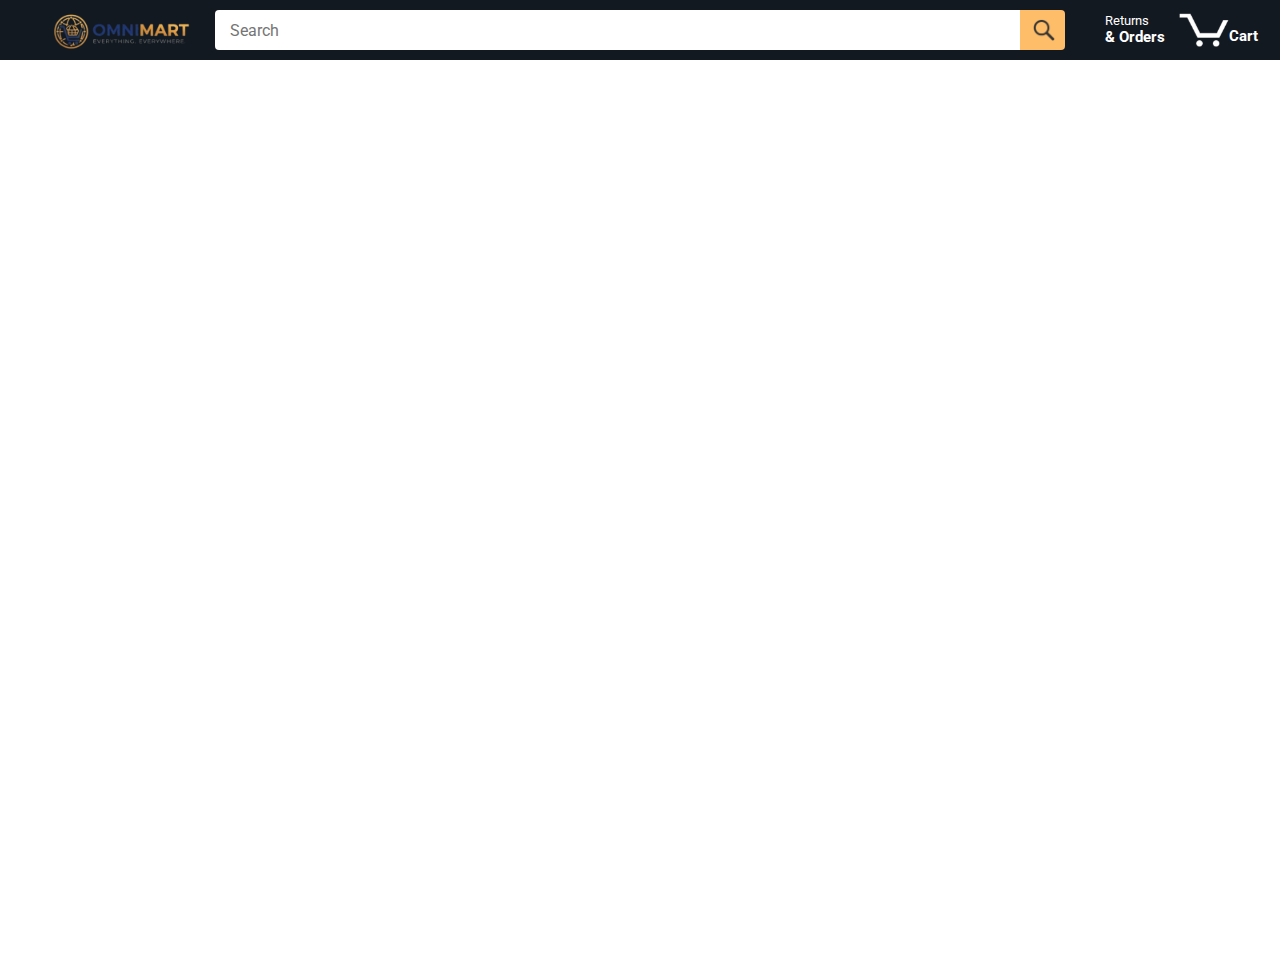
<file: index.html>
<!DOCTYPE html>
<html>
  <head>
    <title>Amazon Project</title>

    <!-- This code is needed for responsive design to work.
      (Responsive design = make the website look good on
      smaller screen sizes like a phone or a tablet). -->
    <meta name="viewport" content="width=device-width, initial-scale=1">
    <link href="https://cdn.jsdelivr.net/npm/bootstrap@5.3.8/dist/css/bootstrap.min.css" rel="stylesheet" integrity="sha384-sRIl4kxILFvY47J16cr9ZwB07vP4J8+LH7qKQnuqkuIAvNWLzeN8tE5YBujZqJLB" crossorigin="anonymous">
    <!-- Load a font called Roboto from Google Fonts. -->
    <link rel="preconnect" href="https://fonts.googleapis.com">
    <link rel="preconnect" href="https://fonts.gstatic.com" crossorigin>
    <link href="https://fonts.googleapis.com/css2?family=Roboto:wght@400;500;700&display=swap" rel="stylesheet">

    <!-- Here are the CSS files for this page. -->
    <link rel="stylesheet" href="styles/shared/general.css">
    <link rel="stylesheet" href="styles/shared/amazon-header.css">
    <link rel="stylesheet" href="styles/pages/amazon.css">
  </head>
  <body>
    <div class="amazon-header">
      <div class="amazon-header-left-section">
        <a href="index.html" class="header-link">
          <img class="amazon-logo"
            src="images/WhatsApp_Image_2025-12-05_at_15.35.57_3725b797-removebg-preview.png" style="width: 200px; height: 200px;" alt="websitelogo">
        </a>
      </div>

      <div class="amazon-header-middle-section">
        <input class="search-bar" type="text" placeholder="Search">

        <button class="search-button js-search-button">
          <img class="search-icon" src="images/icons/search-icon.png">
        </button>
      </div>

      <div class="amazon-header-right-section">
        <a class="orders-link header-link" href="orders.html">
          <span class="returns-text">Returns</span>
          <span class="orders-text">& Orders</span>
        </a>

        <a class="cart-link header-link" href="checkout.html">
          <img class="cart-icon" src="images/icons/cart-icon.png">
          <div class="cart-quantity"></div>
          <div class="cart-text">Cart</div>
        </a>
      </div>
    </div>
    
    <div class="main">
      
      <div class="products-grid js-product-grid loader-container">
        <div class="d-flex justify-content-center" >
        <div class="spinner-border" role="status" >
          <span class="sr-only"></span>
        </div>
      </div>
      </div>
    </div>
    <script src="./scripts/amazon.js" type="module"></script>
  </body>
</html>
</file>
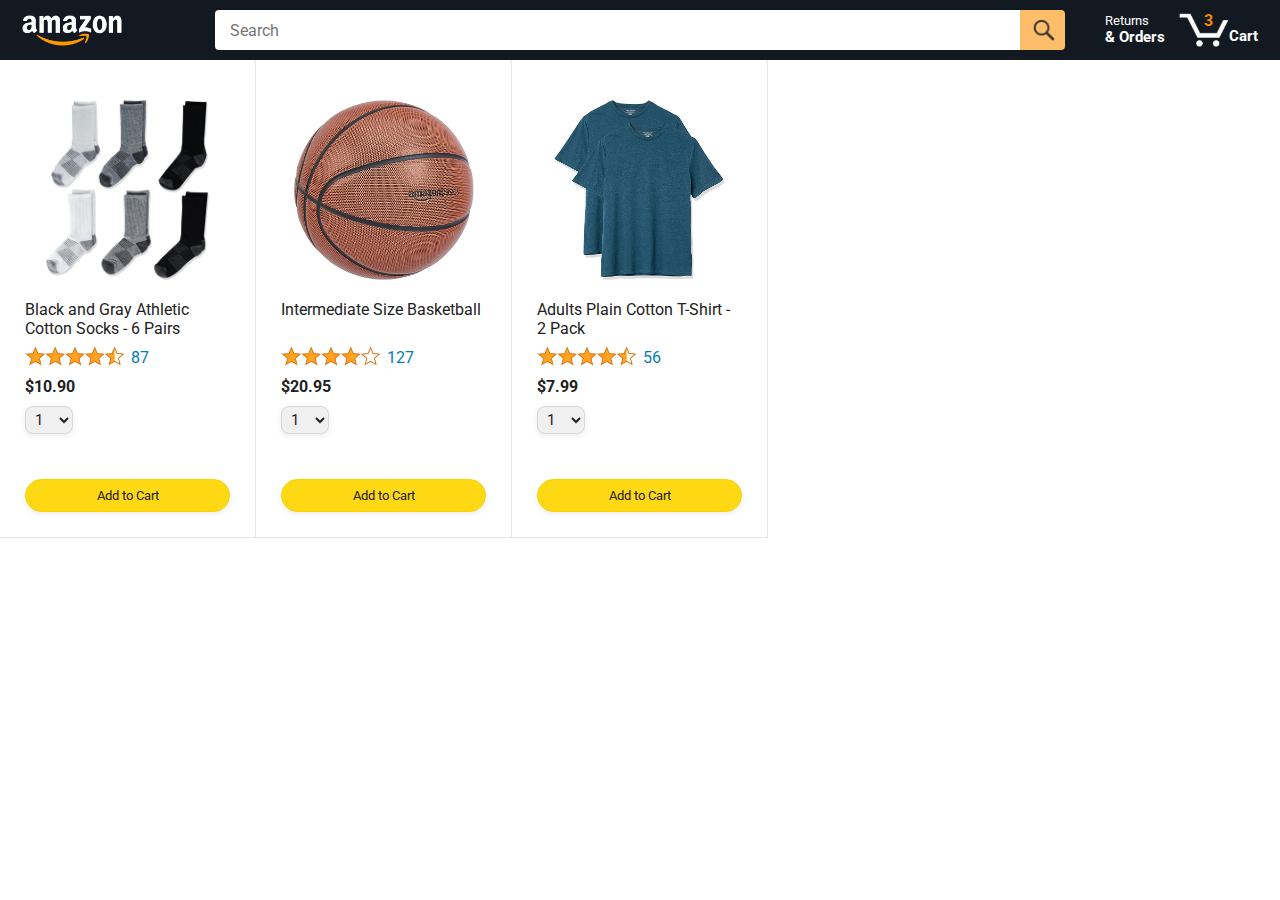
<file: javascript-amazon-project-main/amazon.html>
<!DOCTYPE html>
<html>
  <head>
    <title>Amazon Project</title>

    <!-- This code is needed for responsive design to work.
      (Responsive design = make the website look good on
      smaller screen sizes like a phone or a tablet). -->
    <meta name="viewport" content="width=device-width, initial-scale=1">

    <!-- Load a font called Roboto from Google Fonts. -->
    <link rel="preconnect" href="https://fonts.googleapis.com">
    <link rel="preconnect" href="https://fonts.gstatic.com" crossorigin>
    <link href="https://fonts.googleapis.com/css2?family=Roboto:wght@400;500;700&display=swap" rel="stylesheet">

    <!-- Here are the CSS files for this page. -->
    <link rel="stylesheet" href="styles/shared/general.css">
    <link rel="stylesheet" href="styles/shared/amazon-header.css">
    <link rel="stylesheet" href="styles/pages/amazon.css">
  </head>
  <body>
    <div class="amazon-header">
      <div class="amazon-header-left-section">
        <a href="amazon.html" class="header-link">
          <img class="amazon-logo"
            src="images/amazon-logo-white.png">
          <img class="amazon-mobile-logo"
            src="images/amazon-mobile-logo-white.png">
        </a>
      </div>

      <div class="amazon-header-middle-section">
        <input class="search-bar" type="text" placeholder="Search">

        <button class="search-button">
          <img class="search-icon" src="images/icons/search-icon.png">
        </button>
      </div>

      <div class="amazon-header-right-section">
        <a class="orders-link header-link" href="orders.html">
          <span class="returns-text">Returns</span>
          <span class="orders-text">& Orders</span>
        </a>

        <a class="cart-link header-link" href="checkout.html">
          <img class="cart-icon" src="images/icons/cart-icon.png">
          <div class="cart-quantity">3</div>
          <div class="cart-text">Cart</div>
        </a>
      </div>
    </div>
    
    <div class="main">
      <div class="products-grid">
        <div class="product-container">
          <div class="product-image-container">
            <img class="product-image"
              src="images/products/athletic-cotton-socks-6-pairs.jpg">
          </div>

          <div class="product-name limit-text-to-2-lines">
            Black and Gray Athletic Cotton Socks - 6 Pairs
          </div>

          <div class="product-rating-container">
            <img class="product-rating-stars"
              src="images/ratings/rating-45.png">
            <div class="product-rating-count link-primary">
              87
            </div>
          </div>

          <div class="product-price">
            $10.90
          </div>

          <div class="product-quantity-container">
            <select>
              <option selected value="1">1</option>
              <option value="2">2</option>
              <option value="3">3</option>
              <option value="4">4</option>
              <option value="5">5</option>
              <option value="6">6</option>
              <option value="7">7</option>
              <option value="8">8</option>
              <option value="9">9</option>
              <option value="10">10</option>
            </select>
          </div>

          <div class="product-spacer"></div>

          <div class="added-to-cart">
            <img src="images/icons/checkmark.png">
            Added
          </div>

          <button class="add-to-cart-button button-primary">
            Add to Cart
          </button>
        </div>

        <div class="product-container">
          <div class="product-image-container">
            <img class="product-image"
              src="images/products/intermediate-composite-basketball.jpg">
          </div>

          <div class="product-name limit-text-to-2-lines">
            Intermediate Size Basketball
          </div>

          <div class="product-rating-container">
            <img class="product-rating-stars"
              src="images/ratings/rating-40.png">
            <div class="product-rating-count link-primary">
              127
            </div>
          </div>

          <div class="product-price">
            $20.95
          </div>

          <div class="product-quantity-container">
            <select>
              <option selected value="1">1</option>
              <option value="2">2</option>
              <option value="3">3</option>
              <option value="4">4</option>
              <option value="5">5</option>
              <option value="6">6</option>
              <option value="7">7</option>
              <option value="8">8</option>
              <option value="9">9</option>
              <option value="10">10</option>
            </select>
          </div>

          <div class="product-spacer"></div>

          <div class="added-to-cart">
            <img src="images/icons/checkmark.png">
            Added
          </div>

          <button class="add-to-cart-button button-primary">
            Add to Cart
          </button>
        </div>

        <div class="product-container">
          <div class="product-image-container">
            <img class="product-image"
              src="images/products/adults-plain-cotton-tshirt-2-pack-teal.jpg">
          </div>

          <div class="product-name limit-text-to-2-lines">
            Adults Plain Cotton T-Shirt - 2 Pack
          </div>

          <div class="product-rating-container">
            <img class="product-rating-stars"
              src="images/ratings/rating-45.png">
            <div class="product-rating-count link-primary">
              56
            </div>
          </div>

          <div class="product-price">
            $7.99
          </div>

          <div class="product-quantity-container">
            <select>
              <option selected value="1">1</option>
              <option value="2">2</option>
              <option value="3">3</option>
              <option value="4">4</option>
              <option value="5">5</option>
              <option value="6">6</option>
              <option value="7">7</option>
              <option value="8">8</option>
              <option value="9">9</option>
              <option value="10">10</option>
            </select>
          </div>

          <div class="product-spacer"></div>

          <div class="added-to-cart">
            <img src="images/icons/checkmark.png">
            Added
          </div>

          <button class="add-to-cart-button button-primary">
            Add to Cart
          </button>
        </div>
      </div>
    </div>
  </body>
</html>
</file>
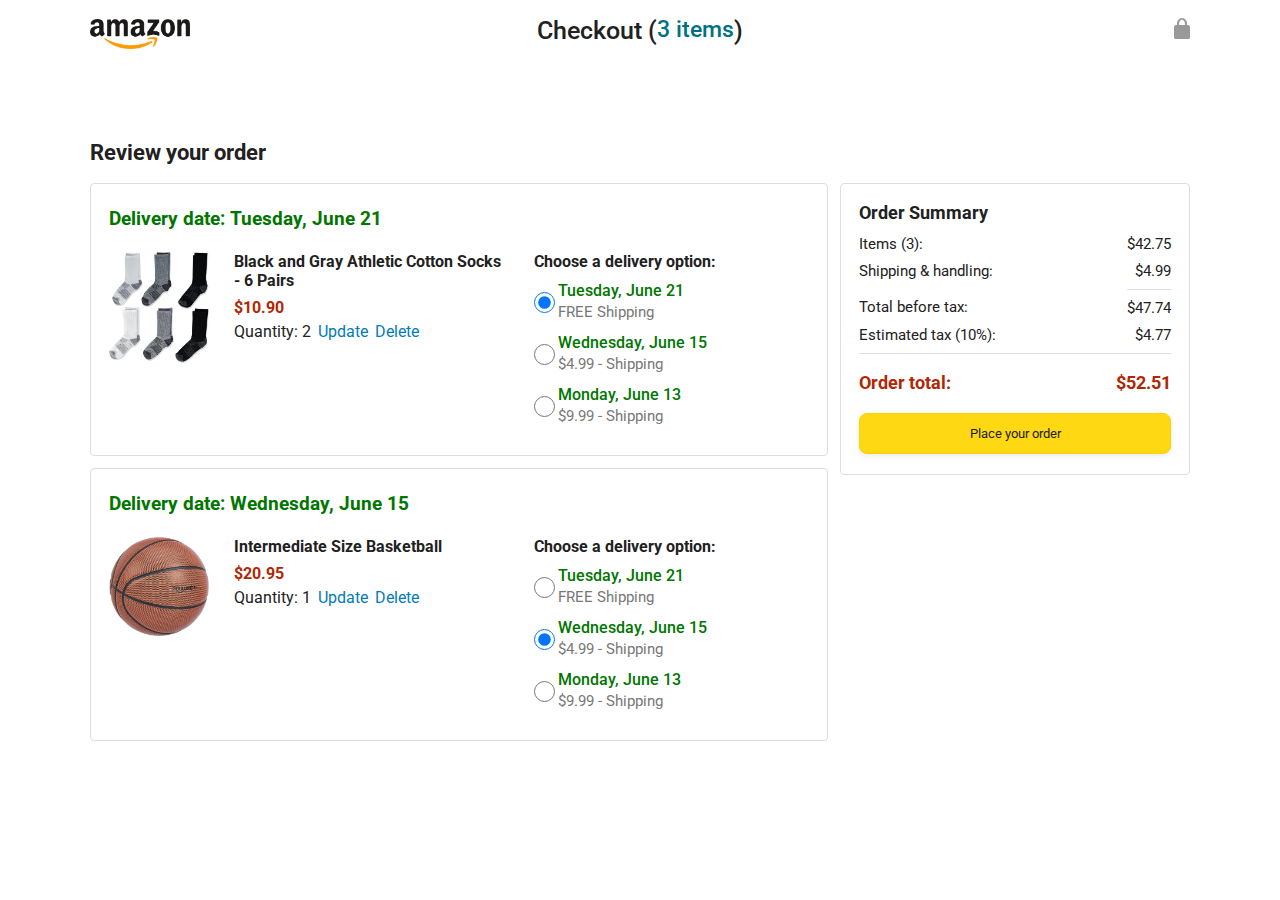
<file: javascript-amazon-project-main/checkout.html>
<!DOCTYPE html>
<html>
  <head>
    <title>Checkout</title>

    <!-- This code is needed for responsive design to work.
      (Responsive design = make the website look good on
      smaller screen sizes like a phone or a tablet). -->
    <meta name="viewport" content="width=device-width, initial-scale=1">

    <!-- Load a font called Roboto from Google Fonts. -->
    <link rel="preconnect" href="https://fonts.googleapis.com">
    <link rel="preconnect" href="https://fonts.gstatic.com" crossorigin>
    <link href="https://fonts.googleapis.com/css2?family=Roboto:wght@400;500;700&display=swap" rel="stylesheet">

    <!-- Here are the CSS files for this page. -->
    <link rel="stylesheet" href="styles/shared/general.css">
    <link rel="stylesheet" href="styles/pages/checkout/checkout-header.css">
    <link rel="stylesheet" href="styles/pages/checkout/checkout.css">
  </head>
  <body>
    <div class="checkout-header">
      <div class="header-content">
        <div class="checkout-header-left-section">
          <a href="amazon.html">
            <img class="amazon-logo" src="images/amazon-logo.png">
            <img class="amazon-mobile-logo" src="images/amazon-mobile-logo.png">
          </a>
        </div>

        <div class="checkout-header-middle-section">
          Checkout (<a class="return-to-home-link"
            href="amazon.html">3 items</a>)
        </div>

        <div class="checkout-header-right-section">
          <img src="images/icons/checkout-lock-icon.png">
        </div>
      </div>
    </div>

    <div class="main">
      <div class="page-title">Review your order</div>

      <div class="checkout-grid">
        <div class="order-summary">
          <div class="cart-item-container">
            <div class="delivery-date">
              Delivery date: Tuesday, June 21
            </div>

            <div class="cart-item-details-grid">
              <img class="product-image"
                src="images/products/athletic-cotton-socks-6-pairs.jpg">

              <div class="cart-item-details">
                <div class="product-name">
                  Black and Gray Athletic Cotton Socks - 6 Pairs
                </div>
                <div class="product-price">
                  $10.90
                </div>
                <div class="product-quantity">
                  <span>
                    Quantity: <span class="quantity-label">2</span>
                  </span>
                  <span class="update-quantity-link link-primary">
                    Update
                  </span>
                  <span class="delete-quantity-link link-primary">
                    Delete
                  </span>
                </div>
              </div>

              <div class="delivery-options">
                <div class="delivery-options-title">
                  Choose a delivery option:
                </div>
                <div class="delivery-option">
                  <input type="radio" checked
                    class="delivery-option-input"
                    name="delivery-option-1">
                  <div>
                    <div class="delivery-option-date">
                      Tuesday, June 21
                    </div>
                    <div class="delivery-option-price">
                      FREE Shipping
                    </div>
                  </div>
                </div>
                <div class="delivery-option">
                  <input type="radio"
                    class="delivery-option-input"
                    name="delivery-option-1">
                  <div>
                    <div class="delivery-option-date">
                      Wednesday, June 15
                    </div>
                    <div class="delivery-option-price">
                      $4.99 - Shipping
                    </div>
                  </div>
                </div>
                <div class="delivery-option">
                  <input type="radio"
                    class="delivery-option-input"
                    name="delivery-option-1">
                  <div>
                    <div class="delivery-option-date">
                      Monday, June 13
                    </div>
                    <div class="delivery-option-price">
                      $9.99 - Shipping
                    </div>
                  </div>
                </div>
              </div>
            </div>
          </div>

          <div class="cart-item-container">
            <div class="delivery-date">
              Delivery date: Wednesday, June 15
            </div>

            <div class="cart-item-details-grid">
              <img class="product-image"
                src="images/products/intermediate-composite-basketball.jpg">

              <div class="cart-item-details">
                <div class="product-name">
                  Intermediate Size Basketball
                </div>
                <div class="product-price">
                  $20.95
                </div>
                <div class="product-quantity">
                  <span>
                    Quantity: <span class="quantity-label">1</span>
                  </span>
                  <span class="update-quantity-link link-primary">
                    Update
                  </span>
                  <span class="delete-quantity-link link-primary">
                    Delete
                  </span>
                </div>
              </div>

              <div class="delivery-options">
                <div class="delivery-options-title">
                  Choose a delivery option:
                </div>

                <div class="delivery-option">
                  <input type="radio" class="delivery-option-input"
                    name="delivery-option-2">
                  <div>
                    <div class="delivery-option-date">
                      Tuesday, June 21
                    </div>
                    <div class="delivery-option-price">
                      FREE Shipping
                    </div>
                  </div>
                </div>
                <div class="delivery-option">
                  <input type="radio" checked class="delivery-option-input"
                    name="delivery-option-2">
                  <div>
                    <div class="delivery-option-date">
                      Wednesday, June 15
                    </div>
                    <div class="delivery-option-price">
                      $4.99 - Shipping
                    </div>
                  </div>
                </div>
                <div class="delivery-option">
                  <input type="radio" class="delivery-option-input"
                    name="delivery-option-2">
                  <div>
                    <div class="delivery-option-date">
                      Monday, June 13
                    </div>
                    <div class="delivery-option-price">
                      $9.99 - Shipping
                    </div>
                  </div>
                </div>
              </div>
            </div>
          </div>
        </div>

        <div class="payment-summary">
          <div class="payment-summary-title">
            Order Summary
          </div>

          <div class="payment-summary-row">
            <div>Items (3):</div>
            <div class="payment-summary-money">$42.75</div>
          </div>

          <div class="payment-summary-row">
            <div>Shipping &amp; handling:</div>
            <div class="payment-summary-money">$4.99</div>
          </div>

          <div class="payment-summary-row subtotal-row">
            <div>Total before tax:</div>
            <div class="payment-summary-money">$47.74</div>
          </div>

          <div class="payment-summary-row">
            <div>Estimated tax (10%):</div>
            <div class="payment-summary-money">$4.77</div>
          </div>

          <div class="payment-summary-row total-row">
            <div>Order total:</div>
            <div class="payment-summary-money">$52.51</div>
          </div>

          <button class="place-order-button button-primary">
            Place your order
          </button>
        </div>
      </div>
    </div>
  </body>
</html>
</file>
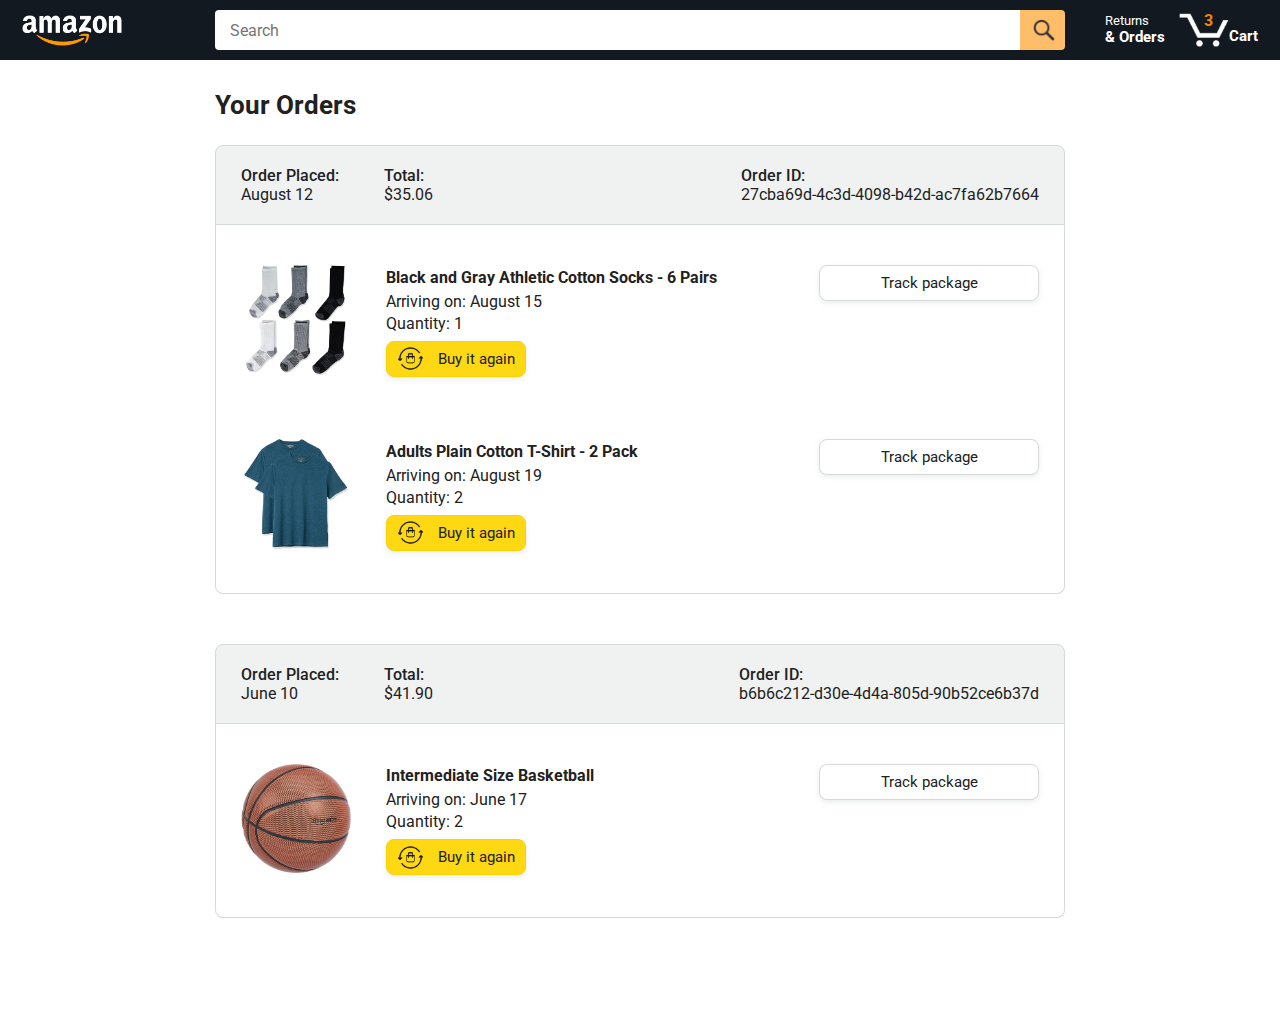
<file: javascript-amazon-project-main/orders.html>
<!DOCTYPE html>
<html>
  <head>
    <title>Orders</title>

    <!-- This code is needed for responsive design to work.
      (Responsive design = make the website look good on
      smaller screen sizes like a phone or a tablet). -->
    <meta name="viewport" content="width=device-width, initial-scale=1">

    <!-- Load a font called Roboto from Google Fonts. -->
    <link rel="preconnect" href="https://fonts.googleapis.com">
    <link rel="preconnect" href="https://fonts.gstatic.com" crossorigin>
    <link href="https://fonts.googleapis.com/css2?family=Roboto:wght@400;500;700&display=swap" rel="stylesheet">

    <!-- Here are the CSS files for this page. -->
    <link rel="stylesheet" href="styles/shared/general.css">
    <link rel="stylesheet" href="styles/shared/amazon-header.css">
    <link rel="stylesheet" href="styles/pages/orders.css">
  </head>
  <body>
    <div class="amazon-header">
      <div class="amazon-header-left-section">
        <a href="amazon.html" class="header-link">
          <img class="amazon-logo"
            src="images/amazon-logo-white.png">
          <img class="amazon-mobile-logo"
            src="images/amazon-mobile-logo-white.png">
        </a>
      </div>

      <div class="amazon-header-middle-section">
        <input class="search-bar" type="text" placeholder="Search">

        <button class="search-button">
          <img class="search-icon" src="images/icons/search-icon.png">
        </button>
      </div>

      <div class="amazon-header-right-section">
        <a class="orders-link header-link" href="orders.html">
          <span class="returns-text">Returns</span>
          <span class="orders-text">& Orders</span>
        </a>

        <a class="cart-link header-link" href="checkout.html">
          <img class="cart-icon" src="images/icons/cart-icon.png">
          <div class="cart-quantity">3</div>
          <div class="cart-text">Cart</div>
        </a>
      </div>
    </div>

    <div class="main">
      <div class="page-title">Your Orders</div>

      <div class="orders-grid">
        <div class="order-container">
          
          <div class="order-header">
            <div class="order-header-left-section">
              <div class="order-date">
                <div class="order-header-label">Order Placed:</div>
                <div>August 12</div>
              </div>
              <div class="order-total">
                <div class="order-header-label">Total:</div>
                <div>$35.06</div>
              </div>
            </div>

            <div class="order-header-right-section">
              <div class="order-header-label">Order ID:</div>
              <div>27cba69d-4c3d-4098-b42d-ac7fa62b7664</div>
            </div>
          </div>

          <div class="order-details-grid">
            <div class="product-image-container">
              <img src="images/products/athletic-cotton-socks-6-pairs.jpg">
            </div>

            <div class="product-details">
              <div class="product-name">
                Black and Gray Athletic Cotton Socks - 6 Pairs
              </div>
              <div class="product-delivery-date">
                Arriving on: August 15
              </div>
              <div class="product-quantity">
                Quantity: 1
              </div>
              <button class="buy-again-button button-primary">
                <img class="buy-again-icon" src="images/icons/buy-again.png">
                <span class="buy-again-message">Buy it again</span>
              </button>
            </div>

            <div class="product-actions">
              <a href="tracking.html">
                <button class="track-package-button button-secondary">
                  Track package
                </button>
              </a>
            </div>

            <div class="product-image-container">
              <img src="images/products/adults-plain-cotton-tshirt-2-pack-teal.jpg">
            </div>

            <div class="product-details">
              <div class="product-name">
                Adults Plain Cotton T-Shirt - 2 Pack
              </div>
              <div class="product-delivery-date">
                Arriving on: August 19
              </div>
              <div class="product-quantity">
                Quantity: 2
              </div>
              <button class="buy-again-button button-primary">
                <img class="buy-again-icon" src="images/icons/buy-again.png">
                <span class="buy-again-message">Buy it again</span>
              </button>
            </div>

            <div class="product-actions">
              <a href="tracking.html">
                <button class="track-package-button button-secondary">
                  Track package
                </button>
              </a>
            </div>
          </div>
        </div>

        <div class="order-container">

          <div class="order-header">
            <div class="order-header-left-section">
              <div class="order-date">
                <div class="order-header-label">Order Placed:</div>
                <div>June 10</div>
              </div>
              <div class="order-total">
                <div class="order-header-label">Total:</div>
                <div>$41.90</div>
              </div>
            </div>

            <div class="order-header-right-section">
              <div class="order-header-label">Order ID:</div>
              <div>b6b6c212-d30e-4d4a-805d-90b52ce6b37d</div>
            </div>
          </div>

          <div class="order-details-grid">
            <div class="product-image-container">
              <img src="images/products/intermediate-composite-basketball.jpg">
            </div>

            <div class="product-details">
              <div class="product-name">
                Intermediate Size Basketball
              </div>
              <div class="product-delivery-date">
                Arriving on: June 17
              </div>
              <div class="product-quantity">
                Quantity: 2
              </div>
              <button class="buy-again-button button-primary">
                <img class="buy-again-icon" src="images/icons/buy-again.png">
                <span class="buy-again-message">Buy it again</span>
              </button>
            </div>

            <div class="product-actions">
              <a href="tracking.html">
                <button class="track-package-button button-secondary">
                  Track package
                </button>
              </a>
            </div>
          </div>
        </div>
      </div>
    </div>
  </body>
</html>
</file>
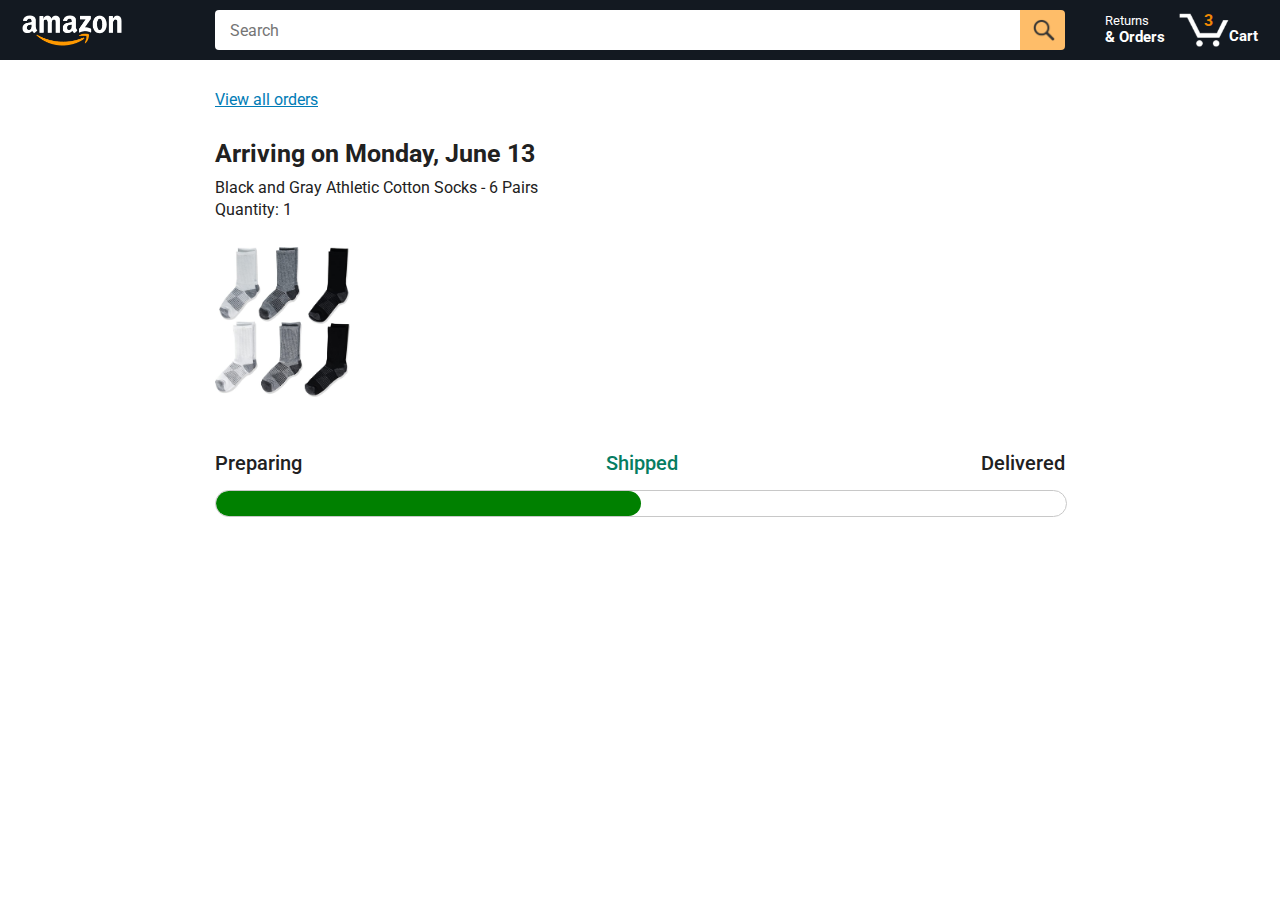
<file: javascript-amazon-project-main/tracking.html>
<!DOCTYPE html>
<html>
  <head>
    <title>Tracking</title>

    <!-- This code is needed for responsive design to work.
      (Responsive design = make the website look good on
      smaller screen sizes like a phone or a tablet). -->
    <meta name="viewport" content="width=device-width, initial-scale=1">

    <!-- Load a font called Roboto from Google Fonts. -->
    <link rel="preconnect" href="https://fonts.googleapis.com">
    <link rel="preconnect" href="https://fonts.gstatic.com" crossorigin>
    <link href="https://fonts.googleapis.com/css2?family=Roboto:wght@400;500;700&display=swap" rel="stylesheet">

    <!-- Here are the CSS files for this page. -->
    <link rel="stylesheet" href="styles/shared/general.css">
    <link rel="stylesheet" href="styles/shared/amazon-header.css">
    <link rel="stylesheet" href="styles/pages/tracking.css">
  </head>
  <body>
    <div class="amazon-header">
      <div class="amazon-header-left-section">
        <a href="amazon.html" class="header-link">
          <img class="amazon-logo"
            src="images/amazon-logo-white.png">
          <img class="amazon-mobile-logo"
            src="images/amazon-mobile-logo-white.png">
        </a>
      </div>

      <div class="amazon-header-middle-section">
        <input class="search-bar" type="text" placeholder="Search">

        <button class="search-button">
          <img class="search-icon" src="images/icons/search-icon.png">
        </button>
      </div>

      <div class="amazon-header-right-section">
        <a class="orders-link header-link" href="orders.html">
          <span class="returns-text">Returns</span>
          <span class="orders-text">& Orders</span>
        </a>

        <a class="cart-link header-link" href="checkout.html">
          <img class="cart-icon" src="images/icons/cart-icon.png">
          <div class="cart-quantity">3</div>
          <div class="cart-text">Cart</div>
        </a>
      </div>
    </div>

    <div class="main">
      <div class="order-tracking">
        <a class="back-to-orders-link link-primary" href="orders.html">
          View all orders
        </a>

        <div class="delivery-date">
          Arriving on Monday, June 13
        </div>

        <div class="product-info">
          Black and Gray Athletic Cotton Socks - 6 Pairs
        </div>

        <div class="product-info">
          Quantity: 1
        </div>

        <img class="product-image" src="images/products/athletic-cotton-socks-6-pairs.jpg">

        <div class="progress-labels-container">
          <div class="progress-label">
            Preparing
          </div>
          <div class="progress-label current-status">
            Shipped
          </div>
          <div class="progress-label">
            Delivered
          </div>
        </div>

        <div class="progress-bar-container">
          <div class="progress-bar"></div>
        </div>
      </div>
    </div>
  </body>
</html>
</file>
<file: styles/shared/general.css>
body {
  font-family: Roboto, Arial;
  color: rgb(33, 33, 33);
  /* The <body> element has a default margin of 8px
     on all sides. This removes the default margins. */
  margin: 0;
}

/* <p> elements have a default margin on the top
   and bottom. This removes the default margins. */
p {
  margin: 0;
}

button {
  cursor: pointer;
}

select {
  cursor: pointer;
}

input, select, button {
  font-family: Roboto, Arial;
}

.button-primary {
  color: rgb(33, 33, 33);
  background-color: rgb(255, 216, 20);
  border: 1px solid rgb(252, 210, 0);
  border-radius: 8px;
  cursor: pointer;
  box-shadow: 0 2px 5px rgba(213, 217, 217, 0.5);
}

.button-primary:hover {
  background-color: rgb(247, 202, 0);
  border: 1px solid rgb(242, 194, 0);
}

.button-primary:active {
  background: rgb(255, 216, 20);
  border-color: rgb(252, 210, 0);
  box-shadow: none;
}

.button-secondary {
  color: rgb(33, 33, 33);
  background: white;
  border: 1px solid rgb(213, 217, 217);
  border-radius: 8px;
  cursor: pointer;
  box-shadow: 0 2px 5px rgba(213, 217, 217, 0.5);
}

.button-secondary:hover {
  background-color: rgb(247, 250, 250);
}

.button-secondary:active {
  background-color: rgb(237, 253, 255);
  box-shadow: none;
}

/* These styles will limit text to 2 lines. Anything
   beyond 2 lines will be replaced with "..."
   You can find this code by using an A.I. tool or by
   searching in Google.
   https://css-tricks.com/almanac/properties/l/line-clamp/ */
.limit-text-to-2-lines {
  display: -webkit-box;
  -webkit-line-clamp: 2;
  -webkit-box-orient: vertical;
  overflow: hidden;
}

.link-primary {
  color: rgb(1, 124, 182);
  cursor: pointer;
}

.link-primary:hover {
  color: rgb(196, 80, 0);
}

/* Styles for dropdown selectors. */
select {
  color: rgb(33, 33, 33);
  background-color: rgb(240, 240, 240);
  border: 1px solid rgb(213, 217, 217);
  border-radius: 8px;
  padding: 3px 5px;
  font-size: 15px;
  cursor: pointer;
  box-shadow: 0 2px 5px rgba(213, 217, 217, 0.5);
}

select:focus,
input:focus {
  outline: 2px solid rgb(255, 153, 0);
}
</file>
<file: styles/shared/amazon-header.css>
.amazon-header {
  background-color: rgb(19, 25, 33);
  color: white;
  padding-left: 15px;
  padding-right: 15px;

  display: flex;
  align-items: center;
  justify-content: space-between;

  position: fixed;
  top: 0;
  left: 0;
  right: 0;
  height: 60px;
}

.amazon-header-left-section {
  width: 180px;
}

@media (max-width: 800px) {
  .amazon-header-left-section {
    width: unset;
  }
}

.header-link {
  display: inline-block;
  padding: 6px;
  border-radius: 2px;
  cursor: pointer;
  text-decoration: none;
  border: 1px solid rgba(0, 0, 0, 0);
}

.header-link:hover {
  border: 1px solid white;
}

.amazon-logo {
  width: 100px;
  margin-top: 5px;
}

.amazon-mobile-logo {
  display: none;
}

@media (max-width: 575px) {
  .amazon-logo {
    display: none;
  }

  .amazon-mobile-logo {
    display: block;
    height: 35px;
    margin-top: 5px;
  }
}

.amazon-header-middle-section {
  flex: 1;
  max-width: 850px;
  margin-left: 10px;
  margin-right: 10px;
  display: flex;
}

.search-bar {
  flex: 1;
  width: 0;
  font-size: 16px;
  height: 38px;
  padding-left: 15px;
  border: none;
  border-top-left-radius: 4px;
  border-bottom-left-radius: 4px;
  border-top-right-radius: 0;
  border-bottom-right-radius: 0;
}

.search-button {
  background-color: rgb(254, 189, 105);
  border: none;
  width: 45px;
  height: 40px;
  border-top-right-radius: 4px;
  border-bottom-right-radius: 4px;
  flex-shrink: 0;
}

.search-icon {
  height: 22px;
  margin-left: 2px;
  margin-top: 3px;
}

.amazon-header-right-section {
  width: 180px;
  flex-shrink: 0;
  display: flex;
  justify-content: end;
}

.orders-link {
  color: white;
}

.returns-text {
  display: block;
  font-size: 13px;
}

.orders-text {
  display: block;
  font-size: 15px;
  font-weight: 700;
}

.cart-link {
  color: white;
  display: flex;
  align-items: center;
  position: relative;
}

.cart-icon {
  width: 50px;
}

.cart-text {
  margin-top: 12px;
  font-size: 15px;
  font-weight: 700;
}

.cart-quantity {
  color: rgb(240, 136, 4);
  font-size: 16px;
  font-weight: 700;

  position: absolute;
  top: 4px;
  left: 22px;
  
  width: 26px;
  text-align: center;
}
</file>
<file: styles/pages/amazon.css>
.main {
  margin-top: 60px;
}

.products-grid {
  display: grid;

  /* - In CSS Grid, 1fr means a column will take up the
       remaining space in the grid.
     - If we write 1fr 1fr ... 1fr; 8 times, this will
       divide the grid into 8 columns, each taking up an
       equal amount of the space.
     - repeat(8, 1fr); is a shortcut for repeating "1fr"
       8 times (instead of typing out "1fr" 8 times).
       repeat(...) is a special property that works with
       display: grid; */
  grid-template-columns: repeat(8, 1fr);
}

/* @media is used to create responsive design (making the
   website look good on any screen size). This @media
   means when the screen width is 2000px or less, we
   will divide the grid into 7 columns instead of 8. */
@media (max-width: 2000px) {
  .products-grid {
    grid-template-columns: repeat(7, 1fr);
  }
}

/* This @media means when the screen width is 1600px or
   less, we will divide the grid into 6 columns. */
@media (max-width: 1600px) {
  .products-grid {
    grid-template-columns: repeat(6, 1fr);
  }
}

@media (max-width: 1300px) {
  .products-grid {
    grid-template-columns: repeat(5, 1fr);
  }
}

@media (max-width: 1000px) {
  .products-grid {
    grid-template-columns: repeat(4, 1fr);
  }
}

@media (max-width: 800px) {
  .products-grid {
    grid-template-columns: repeat(3, 1fr);
  }
}

@media (max-width: 575px) {
  .products-grid {
    grid-template-columns: repeat(2, 1fr);
  }
}

@media (max-width: 450px) {
  .products-grid {
    grid-template-columns: 1fr;
  }
}

.product-container {
  padding-top: 40px;
  padding-bottom: 25px;
  padding-left: 25px;
  padding-right: 25px;

  border-right: 1px solid rgb(231, 231, 231);
  border-bottom: 1px solid rgb(231, 231, 231);

  display: flex;
  flex-direction: column;
}

.product-image-container {
  display: flex;
  justify-content: center;
  align-items: center;

  height: 180px;
  margin-bottom: 20px;
}

.product-image {
  /* Images will overflow their container by default. To
    prevent this, we set max-width and max-height to 100%
    so they stay inside their container. */
  max-width: 100%;
  max-height: 100%;
}

.product-name {
  height: 40px;
  margin-bottom: 5px;
}

.product-rating-container {
  display: flex;
  align-items: center;
  margin-bottom: 10px;
}

.product-rating-stars {
  width: 100px;
  margin-right: 6px;
}

.product-rating-count {
  color: rgb(1, 124, 182);
  cursor: pointer;
  margin-top: 3px;
}

.product-price {
  font-weight: 700;
  margin-bottom: 10px;
}

.product-quantity-container {
  margin-bottom: 17px;
}

.product-spacer {
  flex: 1;
}

.added-to-cart {
  color: rgb(6, 125, 98);
  font-size: 16px;

  display: flex;
  align-items: center;
  margin-bottom: 8px;

  /* At first, the "Added to cart" message will
     be invisible. Use JavaScript to change the
     opacity and make it visible. */
  opacity: 0;
}

.added-to-cart img {
  height: 20px;
  margin-right: 5px;
}

.add-to-cart-button {
  width: 100%;
  padding: 8px;
  border-radius: 50px;
}


.active{
  opacity: 1;
}

.loader-container {
  display: flex;
  justify-content: center;
  align-items: center;
  height: 100vh;  /* full page center */
}

.spinner-border {
  color: #ff9900;
  width: 4rem;       /* increase size */
  height: 4rem;
  border-width: 0.5rem; /* thicker border */
}
</file>
<file: javascript-amazon-project-main/styles/shared/general.css>
body {
  font-family: Roboto, Arial;
  color: rgb(33, 33, 33);
  /* The <body> element has a default margin of 8px
     on all sides. This removes the default margins. */
  margin: 0;
}

/* <p> elements have a default margin on the top
   and bottom. This removes the default margins. */
p {
  margin: 0;
}

button {
  cursor: pointer;
}

select {
  cursor: pointer;
}

input, select, button {
  font-family: Roboto, Arial;
}

.button-primary {
  color: rgb(33, 33, 33);
  background-color: rgb(255, 216, 20);
  border: 1px solid rgb(252, 210, 0);
  border-radius: 8px;
  cursor: pointer;
  box-shadow: 0 2px 5px rgba(213, 217, 217, 0.5);
}

.button-primary:hover {
  background-color: rgb(247, 202, 0);
  border: 1px solid rgb(242, 194, 0);
}

.button-primary:active {
  background: rgb(255, 216, 20);
  border-color: rgb(252, 210, 0);
  box-shadow: none;
}

.button-secondary {
  color: rgb(33, 33, 33);
  background: white;
  border: 1px solid rgb(213, 217, 217);
  border-radius: 8px;
  cursor: pointer;
  box-shadow: 0 2px 5px rgba(213, 217, 217, 0.5);
}

.button-secondary:hover {
  background-color: rgb(247, 250, 250);
}

.button-secondary:active {
  background-color: rgb(237, 253, 255);
  box-shadow: none;
}

/* These styles will limit text to 2 lines. Anything
   beyond 2 lines will be replaced with "..."
   You can find this code by using an A.I. tool or by
   searching in Google.
   https://css-tricks.com/almanac/properties/l/line-clamp/ */
.limit-text-to-2-lines {
  display: -webkit-box;
  -webkit-line-clamp: 2;
  -webkit-box-orient: vertical;
  overflow: hidden;
}

.link-primary {
  color: rgb(1, 124, 182);
  cursor: pointer;
}

.link-primary:hover {
  color: rgb(196, 80, 0);
}

/* Styles for dropdown selectors. */
select {
  color: rgb(33, 33, 33);
  background-color: rgb(240, 240, 240);
  border: 1px solid rgb(213, 217, 217);
  border-radius: 8px;
  padding: 3px 5px;
  font-size: 15px;
  cursor: pointer;
  box-shadow: 0 2px 5px rgba(213, 217, 217, 0.5);
}

select:focus,
input:focus {
  outline: 2px solid rgb(255, 153, 0);
}
</file>
<file: javascript-amazon-project-main/styles/shared/amazon-header.css>
.amazon-header {
  background-color: rgb(19, 25, 33);
  color: white;
  padding-left: 15px;
  padding-right: 15px;

  display: flex;
  align-items: center;
  justify-content: space-between;

  position: fixed;
  top: 0;
  left: 0;
  right: 0;
  height: 60px;
}

.amazon-header-left-section {
  width: 180px;
}

@media (max-width: 800px) {
  .amazon-header-left-section {
    width: unset;
  }
}

.header-link {
  display: inline-block;
  padding: 6px;
  border-radius: 2px;
  cursor: pointer;
  text-decoration: none;
  border: 1px solid rgba(0, 0, 0, 0);
}

.header-link:hover {
  border: 1px solid white;
}

.amazon-logo {
  width: 100px;
  margin-top: 5px;
}

.amazon-mobile-logo {
  display: none;
}

@media (max-width: 575px) {
  .amazon-logo {
    display: none;
  }

  .amazon-mobile-logo {
    display: block;
    height: 35px;
    margin-top: 5px;
  }
}

.amazon-header-middle-section {
  flex: 1;
  max-width: 850px;
  margin-left: 10px;
  margin-right: 10px;
  display: flex;
}

.search-bar {
  flex: 1;
  width: 0;
  font-size: 16px;
  height: 38px;
  padding-left: 15px;
  border: none;
  border-top-left-radius: 4px;
  border-bottom-left-radius: 4px;
  border-top-right-radius: 0;
  border-bottom-right-radius: 0;
}

.search-button {
  background-color: rgb(254, 189, 105);
  border: none;
  width: 45px;
  height: 40px;
  border-top-right-radius: 4px;
  border-bottom-right-radius: 4px;
  flex-shrink: 0;
}

.search-icon {
  height: 22px;
  margin-left: 2px;
  margin-top: 3px;
}

.amazon-header-right-section {
  width: 180px;
  flex-shrink: 0;
  display: flex;
  justify-content: end;
}

.orders-link {
  color: white;
}

.returns-text {
  display: block;
  font-size: 13px;
}

.orders-text {
  display: block;
  font-size: 15px;
  font-weight: 700;
}

.cart-link {
  color: white;
  display: flex;
  align-items: center;
  position: relative;
}

.cart-icon {
  width: 50px;
}

.cart-text {
  margin-top: 12px;
  font-size: 15px;
  font-weight: 700;
}

.cart-quantity {
  color: rgb(240, 136, 4);
  font-size: 16px;
  font-weight: 700;

  position: absolute;
  top: 4px;
  left: 22px;
  
  width: 26px;
  text-align: center;
}
</file>
<file: javascript-amazon-project-main/styles/pages/amazon.css>
.main {
  margin-top: 60px;
}

.products-grid {
  display: grid;

  /* - In CSS Grid, 1fr means a column will take up the
       remaining space in the grid.
     - If we write 1fr 1fr ... 1fr; 8 times, this will
       divide the grid into 8 columns, each taking up an
       equal amount of the space.
     - repeat(8, 1fr); is a shortcut for repeating "1fr"
       8 times (instead of typing out "1fr" 8 times).
       repeat(...) is a special property that works with
       display: grid; */
  grid-template-columns: repeat(8, 1fr);
}

/* @media is used to create responsive design (making the
   website look good on any screen size). This @media
   means when the screen width is 2000px or less, we
   will divide the grid into 7 columns instead of 8. */
@media (max-width: 2000px) {
  .products-grid {
    grid-template-columns: repeat(7, 1fr);
  }
}

/* This @media means when the screen width is 1600px or
   less, we will divide the grid into 6 columns. */
@media (max-width: 1600px) {
  .products-grid {
    grid-template-columns: repeat(6, 1fr);
  }
}

@media (max-width: 1300px) {
  .products-grid {
    grid-template-columns: repeat(5, 1fr);
  }
}

@media (max-width: 1000px) {
  .products-grid {
    grid-template-columns: repeat(4, 1fr);
  }
}

@media (max-width: 800px) {
  .products-grid {
    grid-template-columns: repeat(3, 1fr);
  }
}

@media (max-width: 575px) {
  .products-grid {
    grid-template-columns: repeat(2, 1fr);
  }
}

@media (max-width: 450px) {
  .products-grid {
    grid-template-columns: 1fr;
  }
}

.product-container {
  padding-top: 40px;
  padding-bottom: 25px;
  padding-left: 25px;
  padding-right: 25px;

  border-right: 1px solid rgb(231, 231, 231);
  border-bottom: 1px solid rgb(231, 231, 231);

  display: flex;
  flex-direction: column;
}

.product-image-container {
  display: flex;
  justify-content: center;
  align-items: center;

  height: 180px;
  margin-bottom: 20px;
}

.product-image {
  /* Images will overflow their container by default. To
    prevent this, we set max-width and max-height to 100%
    so they stay inside their container. */
  max-width: 100%;
  max-height: 100%;
}

.product-name {
  height: 40px;
  margin-bottom: 5px;
}

.product-rating-container {
  display: flex;
  align-items: center;
  margin-bottom: 10px;
}

.product-rating-stars {
  width: 100px;
  margin-right: 6px;
}

.product-rating-count {
  color: rgb(1, 124, 182);
  cursor: pointer;
  margin-top: 3px;
}

.product-price {
  font-weight: 700;
  margin-bottom: 10px;
}

.product-quantity-container {
  margin-bottom: 17px;
}

.product-spacer {
  flex: 1;
}

.added-to-cart {
  color: rgb(6, 125, 98);
  font-size: 16px;

  display: flex;
  align-items: center;
  margin-bottom: 8px;

  /* At first, the "Added to cart" message will
     be invisible. Use JavaScript to change the
     opacity and make it visible. */
  opacity: 0;
}

.added-to-cart img {
  height: 20px;
  margin-right: 5px;
}

.add-to-cart-button {
  width: 100%;
  padding: 8px;
  border-radius: 50px;
}
</file>
<file: javascript-amazon-project-main/styles/pages/checkout/checkout-header.css>
.checkout-header {
  height: 60px;
  padding-left: 30px;
  padding-right: 30px;
  background-color: white;

  display: flex;
  justify-content: center;

  position: fixed;
  top: 0;
  left: 0;
  right: 0;
  z-index: 1000;
}

.header-content {
  width: 100%;
  max-width: 1100px;

  display: flex;
  align-items: center;
}

.checkout-header-left-section {
  width: 150px;
}

.amazon-logo {
  width: 100px;
  margin-top: 12px;
}

.amazon-mobile-logo {
  display: none;
}

/* @media is used to create responsive design (making the
   website look good on any screen size). This @media
   means when the screen width is 575px or less, different
   styles (inside the {...}) will be applied. */
@media (max-width: 575px) {
  .checkout-header-left-section {
    width: auto;
  }

  .amazon-logo {
    display: none;
  }

  .amazon-mobile-logo {
    display: inline-block;
    height: 35px;
    margin-top: 5px;
  }
}

.checkout-header-middle-section {
  flex: 1;
  flex-shrink: 0;
  text-align: center;

  font-size: 25px;
  font-weight: 500;

  display: flex;
  justify-content: center;
}

.return-to-home-link {
  color: rgb(0, 113, 133);
  font-size: 23px;
  text-decoration: none;
  cursor: pointer;
}

@media (max-width: 1000px) {
  .checkout-header-middle-section {
    font-size: 20px;
    margin-right: 60px;
  }

  .return-to-home-link {
    font-size: 18px;
  }
}

@media (max-width: 575px) {
  .checkout-header-middle-section {
    margin-right: 5px;
  }
}

.checkout-header-right-section {
  text-align: right;
  width: 150px;
}

@media (max-width: 1000px) {
  .checkout-header-right-section {
    width: auto;
  }
}
</file>
<file: javascript-amazon-project-main/styles/pages/checkout/checkout.css>
.main {
  max-width: 1100px;
  padding-left: 30px;
  padding-right: 30px;

  margin-top: 140px;
  margin-bottom: 100px;

  /* margin-left: auto;
     margin-right auto;
     Is a trick for centering an element horizontally
     without needing a container. */
  margin-left: auto;
  margin-right: auto;
}

.page-title {
  font-weight: 700;
  font-size: 22px;
  margin-bottom: 18px;
}

.checkout-grid {
  display: grid;
  /* Here, 1fr means the first column will take
     up the remaining space in the grid. */
  grid-template-columns: 1fr 350px;
  column-gap: 12px;

  /* Use align-items: start; to prevent the elements
     in the grid from stretching vertically. */
  align-items: start;
}

@media (max-width: 1000px) {
  .main {
    max-width: 500px;
  }

  .checkout-grid {
    grid-template-columns: 1fr;
  }
}

.cart-item-container,
.payment-summary {
  border: 1px solid rgb(222, 222, 222);
  border-radius: 4px;
  padding: 18px;
}

.cart-item-container {
  margin-bottom: 12px;
}

.payment-summary {
  padding-bottom: 5px;
}

@media (max-width: 1000px) {
  .payment-summary {
    /* grid-row: 1 means this element will be placed into row
      1 in the grid. (Normally, the row that an element is
      placed in is determined by the order of the elements in
      the HTML. grid-row overrides this default ordering). */
    grid-row: 1;
    margin-bottom: 12px;
  }
}

.delivery-date {
  color: rgb(0, 118, 0);
  font-weight: 700;
  font-size: 19px;
  margin-top: 5px;
  margin-bottom: 22px;
}

.cart-item-details-grid {
  display: grid;
  /* 100px 1fr 1fr; means the 2nd and 3rd column will
     take up half the remaining space in the grid
     (they will divide up the remaining space evenly). */
  grid-template-columns: 100px 1fr 1fr;
  column-gap: 25px;
}

@media (max-width: 1000px) {
  .cart-item-details-grid {
    grid-template-columns: 100px 1fr;
    row-gap: 30px;
  }
}

.product-image {
  max-width: 100%;
  max-height: 120px;

  /* margin-left: auto;
     margin-right auto;
     Is a trick for centering an element horizontally
     without needing a container. */
  margin-left: auto;
  margin-right: auto;
}

.product-name {
  font-weight: 700;
  margin-bottom: 8px;
}

.product-price {
  color: rgb(177, 39, 4);
  font-weight: 700;
  margin-bottom: 5px;
}

.product-quantity .link-primary {
  margin-left: 3px;
}

@media (max-width: 1000px) {
  .delivery-options {
    /* grid-column: 1 means this element will be placed
       in column 1 in the grid. (Normally, the column that
       an element is placed in is determined by the order
       of the elements in the HTML. grid-column overrides
       this default ordering).
       
       / span 2 means this element will take up 2 columns
       in the grid (Normally, each element takes up 1
       column in the grid). */
    grid-column: 1 / span 2;
  }
}

.delivery-options-title {
  font-weight: 700;
  margin-bottom: 10px;
}

.delivery-option {
  display: grid;
  grid-template-columns: 24px 1fr;
  margin-bottom: 12px;
  cursor: pointer;
}

.delivery-option-input {
  margin-left: 0px;
  cursor: pointer;
}

.delivery-option-date {
  color: rgb(0, 118, 0);
  font-weight: 500;
  margin-bottom: 3px;
}

.delivery-option-price {
  color: rgb(120, 120, 120);
  font-size: 15px;
}

.payment-summary-title {
  font-weight: 700;
  font-size: 18px;
  margin-bottom: 12px;
}

.payment-summary-row {
  display: grid;
  /* 1fr auto; means the width of the 2nd column will be
     determined by the elements inside the column (auto).
     The 1st column will take up the remaining space. */
  grid-template-columns: 1fr auto;

  font-size: 15px;
  margin-bottom: 9px;
}

.payment-summary-money {
  text-align: right;
}

.subtotal-row .payment-summary-money {
  border-top: 1px solid rgb(222, 222, 222);
}

.subtotal-row div {
  padding-top: 9px;
}

.total-row {
  color: rgb(177, 39, 4);
  font-weight: 700;
  font-size: 18px;

  border-top: 1px solid rgb(222, 222, 222);
  padding-top: 18px;
}

.place-order-button {
  width: 100%;
  padding-top: 12px;
  padding-bottom: 12px;
  border-radius: 8px;

  margin-top: 11px;
  margin-bottom: 15px;
}
</file>
<file: javascript-amazon-project-main/styles/pages/orders.css>
.main {
  max-width: 850px;
  margin-top: 90px;
  margin-bottom: 100px;
  padding-left: 20px;
  padding-right: 20px;

  /* margin-left: auto;
     margin-right auto;
     Is a trick for centering an element horizontally
     without needing a container. */
  margin-left: auto;
  margin-right: auto;
}

.page-title {
  font-weight: 700;
  font-size: 26px;
  margin-bottom: 25px;
}

.orders-grid {
  display: grid;
  grid-template-columns: 1fr;
  row-gap: 50px;
}

.order-header {
  background-color: rgb(240, 242, 242);
  border: 1px solid rgb(213, 217, 217);

  display: flex;
  align-items: center;
  justify-content: space-between;

  padding: 20px 25px;
  border-top-left-radius: 8px;
  border-top-right-radius: 8px;
}

.order-header-left-section {
  display: flex;
  flex-shrink: 0;
}

.order-header-label {
  font-weight: 500;
}

.order-date,
.order-total {
  margin-right: 45px;
}

.order-header-right-section {
  flex-shrink: 1;
}

@media (max-width: 575px) {
  .order-header {
    flex-direction: column;
    align-items: start;
    line-height: 23px;
    padding: 15px;
  }

  .order-header-left-section {
    flex-direction: column;
  }

  .order-header-label {
    margin-right: 5px;
  }

  .order-date,
  .order-total {
    display: grid;
    grid-template-columns: auto 1fr;
    margin-right: 0;
  }

  .order-header-right-section {
    display: grid;
    grid-template-columns: auto 1fr;
  }
}

.order-details-grid {
  padding: 40px 25px;
  border: 1px solid rgb(213, 217, 217);
  border-top: none;
  border-bottom-left-radius: 8px;
  border-bottom-right-radius: 8px;

  display: grid;
  grid-template-columns: 110px 1fr 220px;
  column-gap: 35px;
  row-gap: 60px;
  align-items: center;
}

@media (max-width: 800px) {
  .order-details-grid {
    grid-template-columns: 110px 1fr;
    row-gap: 0;
    padding-bottom: 8px;
  }
}

@media (max-width: 450px) {
  .order-details-grid {
    grid-template-columns: 1fr;
  }
}

.product-image-container {
  text-align: center;
}

.product-image-container img {
  max-width: 110px;
  max-height: 110px;
}

.product-name {
  font-weight: 700;
  margin-bottom: 5px;
}

.product-delivery-date {
  margin-bottom: 3px;
}

.product-quantity {
  margin-bottom: 8px;
}

.buy-again-button {
  font-size: 15px;
  width: 140px;
  height: 36px;
  border-radius: 8px;

  display: flex;
  align-items: center;
  justify-content: center;
}

.buy-again-icon {
  width: 25px;
  margin-right: 15px;
}

.product-actions {
  align-self: start;
}

.track-package-button {
  width: 100%;
  font-size: 15px;
  padding: 8px;
}

@media (max-width: 800px) {
  .buy-again-button {
    margin-bottom: 10px;
  }

  .product-actions {
    /* grid-column: 2 means this element will be placed
       in column 2 in the grid. (Normally, the column that
       an element is placed in is determined by the order
       of the elements in the HTML. grid-column overrides
       this default ordering). */
    grid-column: 2;
    margin-bottom: 30px;
  }

  .track-package-button {
    width: 140px;
  }
}

@media (max-width: 450px) {
  .product-image-container {
    text-align: center;
    margin-bottom: 25px;
  }

  .product-image-container img {
    max-width: 150px;
    max-height: 150px;
  }

  .product-name {
    margin-bottom: 10px;
  }

  .product-quantity {
    margin-bottom: 15px;
  }

  .buy-again-button {
    width: 100%;
    margin-bottom: 15px;
  }

  .product-actions {
    /* grid-column: auto; undos grid-column: 2; from above.
       This element will now be placed in its normal column
       in the grid. */
    grid-column: auto;
    margin-bottom: 70px;
  }

  .track-package-button {
    width: 100%;
    padding: 12px;
  }
}
</file>
<file: javascript-amazon-project-main/styles/pages/tracking.css>
.main {
  max-width: 850px;
  margin-top: 90px;
  margin-bottom: 100px;
  padding-left: 30px;
  padding-right: 30px;

  /* margin-left: auto;
     margin-right auto;
     Is a trick for centering an element horizontally
     without needing a container. */
  margin-left: auto;
  margin-right: auto;
}

.back-to-orders-link {
  display: inline-block;
  margin-bottom: 30px;
}

.delivery-date {
  font-size: 25px;
  font-weight: 700;
  margin-bottom: 10px;
}

.product-info {
  margin-bottom: 3px;
}

.product-image {
  max-width: 150px;
  max-height: 150px;
  margin-top: 25px;
  margin-bottom: 50px;
}

.progress-labels-container {
  display: flex;
  justify-content: space-between;
  font-size: 20px;
  font-weight: 500;
  margin-bottom: 15px;
}

.current-status {
  color: rgb(6, 125, 98);
}

@media (max-width: 575px) {
  .progress-labels-container {
    font-size: 16px;
  }
}

@media (max-width: 450px) {
  .progress-labels-container {
    flex-direction: column;
    margin-bottom: 5px;
  }

  .progress-label {
    margin-bottom: 3px;
  }
}

.progress-bar-container {
  height: 25px;
  width: 100%;

  border: 1px solid rgb(200, 200, 200);
  border-radius: 50px;
  overflow: hidden;
}

.progress-bar {
  height: 100%;
  background-color: green;
  border-radius: 50px;
  width: 50%;
}
</file>
